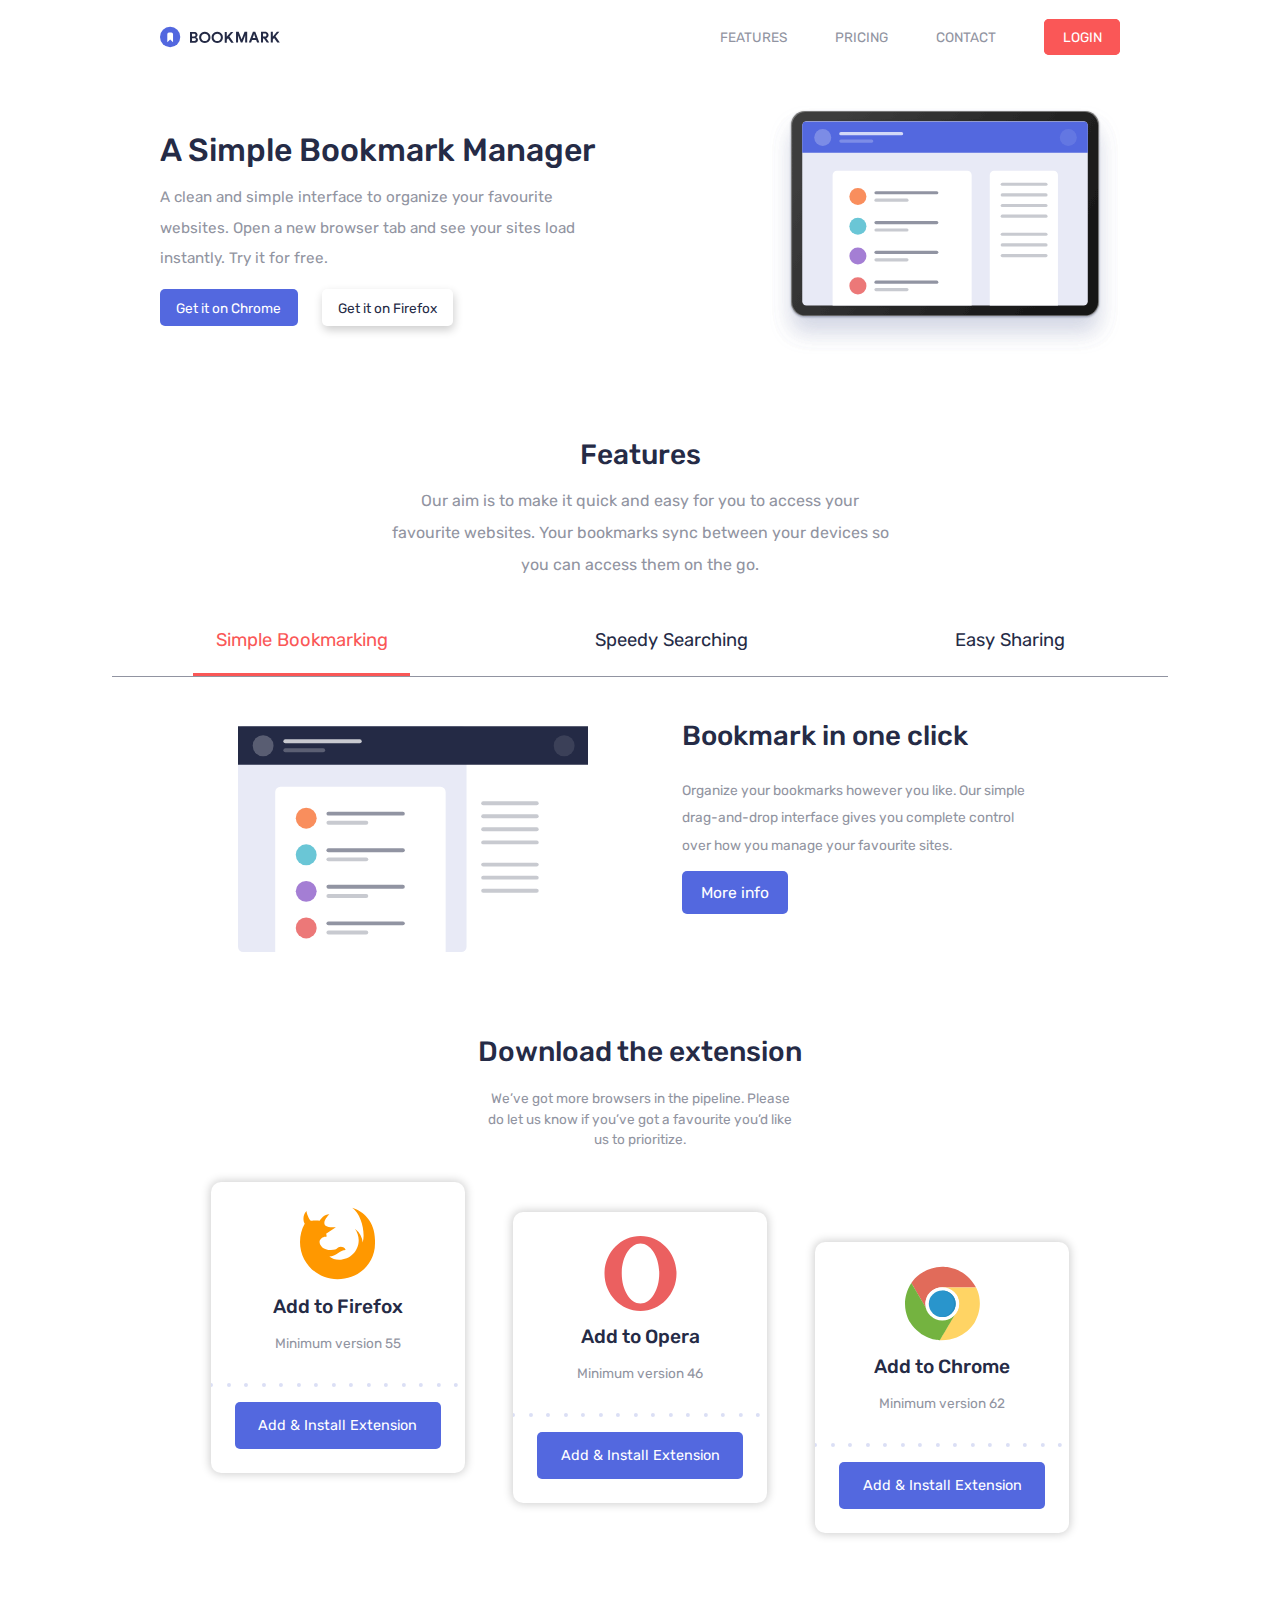
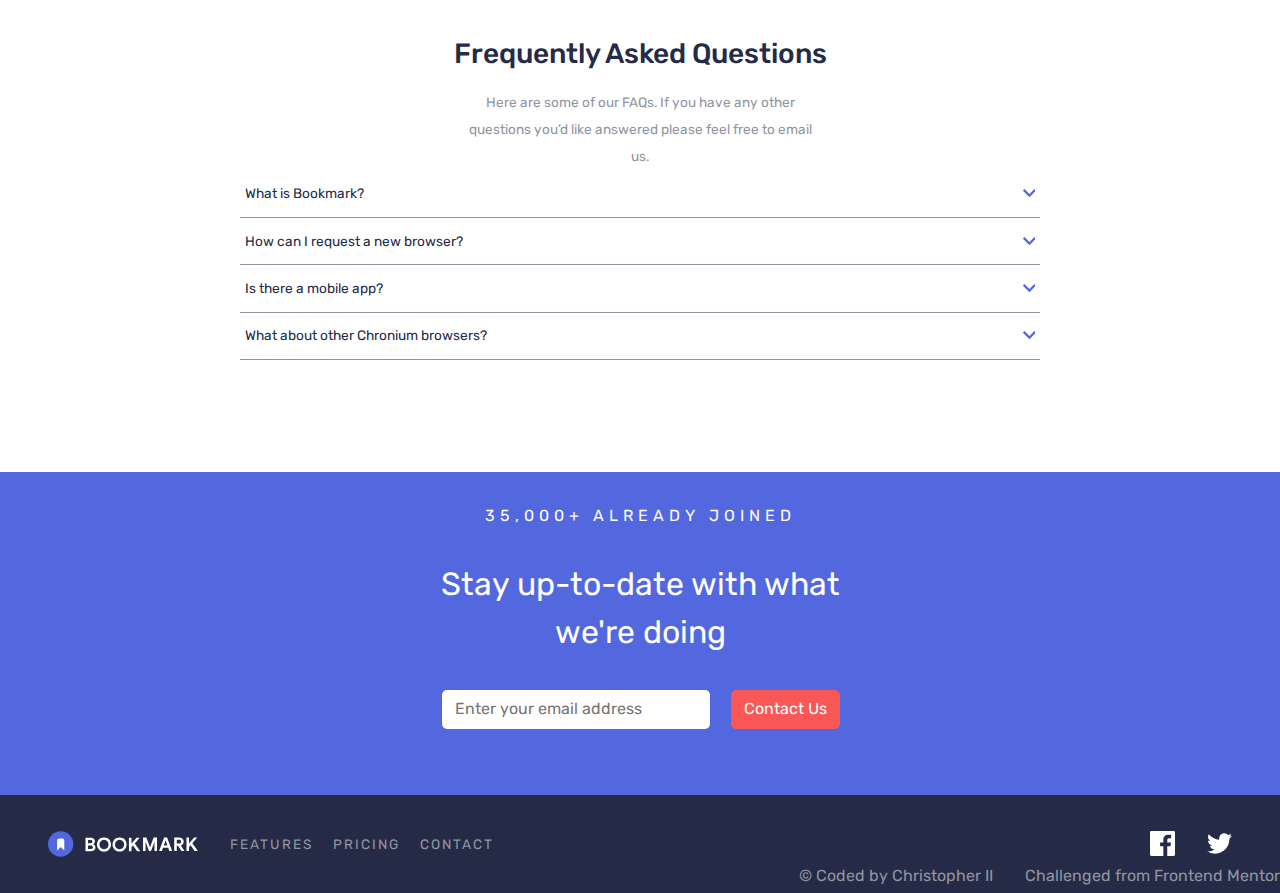
<file: index.html>
<!DOCTYPE html>
<html lang="en">
<head>
  <meta charset="UTF-8">
  <meta name="viewport" content="width=device-width, initial-scale=1.0"> <!-- displays site properly based on user's device -->

  <link rel="icon" type="image/png" sizes="32x32" href="./images/favicon-32x32.png">
  <link rel="preconnect" href="https://fonts.googleapis.com">
  <link rel="preconnect" href="https://fonts.gstatic.com" crossorigin>
  <link href="https://fonts.googleapis.com/css2?family=Rubik:wght@400;500&display=swap" rel="stylesheet">

  <link rel="stylesheet" href="./index.css">
  
  <title>Frontend Mentor | Bookmark landing page</title>

</head>
<body>
  <header>
    <div class="header-wrapper">
      <a href="#" data-type="home" aria-label="Bookmark Logo">
        <!-- Insert Bookmark logo -->
        <svg class="icon icon-bookmark">
          <use xlink:href="./assets/sprites/icon-bookmark.svg#logo-bookmark"></use>
        </svg>
      </a>

      <nav class="primary-nav">
        <ul class="list list-pages">
          <li>
            <a class="uppercase" href="#" data-type="link">Features</a>
          </li>
          <li>
            <a class="uppercase" href="#" data-type="link">Pricing</a>
          </li>
          <li>
            <a class="uppercase" href="#" data-type="link">Contact</a>
          </li>
          <li>
            <a class="uppercase" href="#" data-type="button">Login</a>
          </li>
        </ul>
        <ul class="list list-social-media">
          <li>
            <a href="#" data-type="social" aria-label="Facebook">
              <!-- Insert svgs -->
              <svg class="icon icon-social-media">
                <use xlink:href="./assets/sprites/icon-social-media.svg#icon-facebook"></use>
              </svg>
            </a>
          </li>
          <li>
            <a href="#" data-type="social" aria-label="twitter">
              <!-- Insert svgs -->
              <svg class="icon icon-social-media">
                <use xlink:href="./assets/sprites/icon-social-media.svg#icon-twitter"></use>
              </svg>
            </a>
          </li>
        </ul>
      </nav>

      <button class="btn-nav">
        <svg class="icon icon-utilities icon-menu">
          <use xlink:href="./assets/sprites/icon-utilities.svg#icon-hamburger"></use>
        </svg>
        <svg class="icon icon-utilities icon-close">
          <use xlink:href="./assets/sprites/icon-utilities.svg#icon-close"></use>
        </svg>
      </button>
    </div>
  </header>

  <main>
    <section class="hero-section | container">
      <div class="hero-content">
        <h1 class="hero-title | color-very-dark-blue">A Simple Bookmark Manager</h1>
        <p class="hero-desc | color-grayish-blue">A clean and simple interface to organize your favourite websites. Open a new 
          browser tab and see your sites load instantly. Try it for free.
        </p>
        <div class="hero-actions">
          <a href="#" data-type="button" data-color="primary">Get it on Chrome</a>
          <a href="#" data-type="button" data-color="neutral">Get it on Firefox</a>
        </div>
      </div>

      <div class="hero-illustration">
        <img src="./images/illustration-hero.svg" alt="Illustration">
      </div>
    </section>

    <section class="feature-section">
      <div class="feature-content">
        <h2 class="feature-title | color-very-dark-blue">Features</h2>
        <p class="feature-desc | color-grayish-blue"> Our aim is to make it quick and easy for you to access your favourite websites. 
          Your bookmarks sync between your devices so you can access them on the go.
        </p>
      </div>

      <div class="feature-tabs">
        <div class="tabs-container">
          <div class="tabs-label">
            <button class="active-tab" aria-label="Simple Bookmarking" data-type="tab-button">
              <span class="tab-label">Simple Bookmarking</span>
            </button>
            <button class="" aria-label="Speedy Searching" data-type="tab-button">
              <span class="tab-label">Speedy Searching</span>
            </button>
            <button class="" aria-label="Easy Sharing" data-type="tab-button">
              <span class="tab-label">Easy Sharing</span>
            </button>
          </div>
          <div class="tabs-content">
            <div class="tabs-content-wrapper active-tab" data-tab-index="1">
              <div class="features-logo">
                <svg class="icon icon-features">
                  <use xlink:href="./assets/sprites/icon-features.svg#illustration-features-tab-1"></use>
                </svg>
              </div>
              <div class="feature-content">
                <span class="feature-title | color-very-dark-blue">Bookmark in one click</span>
                <span class="feature-desc | color-grayish-blue">Organize your bookmarks however you like. Our simple drag-and-drop interface 
                  gives you complete control over how you manage your favourite sites.
                </span>
               <a href="#" class="feature-link" data-type="button" data-color="primary">More info</a>
              </div>
            </div>
      
            <div class="tabs-content-wrapper" data-tab-index="1">
              <div class="features-logo">
                <svg class="icon icon-features">
                  <use xlink:href="./assets/sprites/icon-features.svg#illustration-features-tab-2"></use>
                </svg>
              </div>
              <div class="feature-content">
                <span class="feature-title | color-very-dark-blue">Intelligent Search</span>
                <span class="feature-desc | color-grayish-blue">Our powerful search feature will help you find saved sites in no time at all. 
                  No need to trawl through all of your bookmarks.
                </span>
               <a href="#" class="feature-link" data-type="button" data-color="primary">More info</a>
              </div>
            </div>
      
            <div class="tabs-content-wrapper" data-tab-index="1">
              <div class="features-logo">
                <svg class="icon icon-features">
                  <use xlink:href="./assets/sprites/icon-features.svg#illustration-features-tab-3"></use>
                </svg>
              </div>
              <div class="feature-content">
                <span class="feature-title | color-very-dark-blue">Share your bookmarks</span>
                <span class="feature-desc | color-grayish-blue">Easily share your bookmarks and collections with others. Create a shareable 
                  link that you can send at the click of a button.
                </span>
               <a href="#" class="feature-link" data-type="button" data-color="primary">More info</a>
              </div>
            </div>
          </div>
        </div>
      </div>
    </section>

    <section class="extension-section">
      <div class="extension-heading-content">
        <h2 class="extension-heading-title | color-very-dark-blue">Download the extension</h2>
        <p class="extension-heading-desc | color-grayish-blue">
          We’ve got more browsers in the pipeline. Please do let us know if you’ve 
          got a favourite you’d like us to prioritize.
        </p>
      </div>

      <div class="extension-cards">
        <div class="extension-card">
          <div class="extension-wrapper">
            <div class="extension-content">
              <svg class="icon icon-browsers">
                <use xlink:href="./assets/sprites/icon-browsers.svg#logo-firefox"></use>
              </svg>
              <span class="extension-title | fw-500 color-very-dark-blue">Add to Firefox</span>
              <span class="extension-desc | color-grayish-blue">Minimum version 55</span>
            </div>
            <div class="extension-action">
              <button class="extension-btn">Add & Install Extension</button>
            </div>
          </div>
        </div>
        
        <div class="extension-card">
          <div class="extension-wrapper">
            <div class="extension-content">
              <svg class="icon icon-browsers">
                <use xlink:href="./assets/sprites/icon-browsers.svg#logo-opera"></use>
              </svg>
              <span class="extension-title | fw-500 color-very-dark-blue">Add to Opera</span>
              <span class="extension-desc | color-grayish-blue">Minimum version 46</span>
            </div>
            <div class="extension-action">
              <button class="extension-btn">Add & Install Extension</button>
            </div>
          </div>
        </div>
        
        <div class="extension-card">
          <div class="extension-wrapper">
            <div class="extension-content">
              <svg class="icon icon-browsers">
                <use xlink:href="./assets/sprites/icon-browsers.svg#logo-chrome"></use>
              </svg>
              <span class="extension-title | fw-500 color-very-dark-blue">Add to Chrome</span>
              <span class="extension-desc | color-grayish-blue">Minimum version 62</span>
            </div>
            <div class="extension-action">
              <button class="extension-btn">Add & Install Extension</button>
            </div>
          </div>
        </div>
      </div>
    </section>

    <section class="faq-section">
      <div class="faq-content">
        <h2 class="faq-title | color-very-dark-blue">Frequently Asked Questions</h2>
        <p class="faq-desc | color-grayish-blue">
          Here are some of our FAQs. If you have any other questions you’d like 
          answered please feel free to email us.
        </p>
      </div>

      <div class="faq-container">
        <div class="dropdown-container">
          <button data-type="dropdown" aria-label="What is Bookmark?">
            <span class="dropdown-text | color-very-dark-blue">What is Bookmark?</span>
            <svg class="icon icon-utilities">
              <use xlink:href="./assets/sprites/icon-utilities.svg#icon-arrow"></use>
            </svg>
          </button>
      
          <div class="dropdown-content">
            <p class="| color-grayish-blue">
              Lorem ipsum dolor sit amet, consectetur adipiscing elit. Fusce tincidunt 
              justo eget ultricies fringilla. Phasellus blandit ipsum quis quam ornare mattis.
            </p>
          </div>
        </div>
      
        <div class="dropdown-container">
          <button data-type="dropdown" aria-label="How can I request a new browser?">
            <span class="dropdown-text | color-very-dark-blue">How can I request a new browser?</span>
            <svg class="icon icon-utilities">
              <use xlink:href="./assets/sprites/icon-utilities.svg#icon-arrow"></use>
            </svg>
          </button>
        
          <div class="dropdown-content">
            <p class="content | color-grayish-blue">
              Vivamus luctus eros aliquet convallis ultricies. Mauris augue massa, ultricies non ligula. 
              Suspendisse imperdiet. Vivamus luctus eros aliquet convallis ultricies. Mauris augue massa, 
              ultricies non ligula. Suspendisse imperdie tVivamus luctus eros aliquet convallis ultricies. 
              Mauris augue massa, ultricies non ligula. Suspendisse imperdiet.
            </p>
          </div>
        </div>
      
        <div class="dropdown-container">
          <button data-type="dropdown" aria-label="Is there a mobile app?">
            <span class="dropdown-text | color-very-dark-blue">Is there a mobile app?</span>
            <svg class="icon icon-utilities">
              <use xlink:href="./assets/sprites/icon-utilities.svg#icon-arrow"></use>
            </svg>
          </button>
        
          <div class="dropdown-content">
            <p class="content | color-grayish-blue">
              Sed consectetur quam id neque fermentum accumsan. Praesent luctus vestibulum dolor, ut condimentum 
              urna vulputate eget. Cras in ligula quis est pharetra mattis sit amet pharetra purus. Sed 
              sollicitudin ex et ultricies bibendum.
            </p>
          </div>
        </div>
        
        <div class="dropdown-container">
          <button data-type="dropdown" aria-label="What about other Chronium browsers?">
            <span class="dropdown-text | color-very-dark-blue">What about other Chronium browsers?</span>
            <svg class="icon icon-utilities">
              <use xlink:href="./assets/sprites/icon-utilities.svg#icon-arrow"></use>
            </svg>
          </button>
        
          <div class="dropdown-content">
            <p class="content | color-grayish-blue">
              Integer condimentum ipsum id imperdiet finibus. Vivamus in placerat mi, at euismod dui. Aliquam 
              vitae neque eget nisl gravida pellentesque non ut velit.
            </p>
          </div>
        </div>
      </div>
    </section>
  </main>

  <footer>
    <div class="footer-wrapper">
      <div class="callout | bg-soft-blue">
        <div class="callout-wrapper | container">
          <span class="callout-heading | uppercase">35,000+ already joined</span>
          <span class="callout-sub-heading">Stay up-to-date with what we're doing</span>
    
          <form action="POST" novalidate class="callout-form" id="callout-form">
            <div class="form-field">
              <label for="email" aria-label="Email">
                <input type="email" placeholder="Enter your email address" name="email" id="email">
                <svg class="icon icon-utilities">
                  <use xlink:href="./assets/sprites/icon-utilities.svg#icon-error"></use>
                </svg>
              </label>
              <span class="form-field-error-message">Whoops, make sure it's an email</span>
            </div>
            <button type="submit" class="btn-callout">Contact Us</button>
          </form>
        </div>
      </div>
      <div class="footer-nav-wrapper | bg-very-dark-blue">
        <nav class="footer-nav">
          <a class="footer-home" href="#" data-type="home" data-color="white" aria-label="Bookmark Logo">
            <!-- Insert Bookmark logo -->
            <svg class="icon icon-bookmark">
              <use xlink:href="./assets/sprites/icon-bookmark.svg#logo-bookmark"></use>
            </svg>
          </a>
          <ul class="list list-pages">
            <li>
              <a class="uppercase" href="#" data-type="link">Features</a>
            </li>
            <li>
              <a class="uppercase" href="#" data-type="link">Pricing</a>
            </li>
            <li>
              <a class="uppercase" href="#" data-type="link">Contact</a>
            </li>
          </ul>
          <ul class="list list-social-media">
            <li>
              <a href="#" data-type="social" aria-label="Facebook">
                <!-- Insert svgs -->
                <svg class="icon icon-social-media">
                  <use xlink:href="./assets/sprites/icon-social-media.svg#icon-facebook"></use>
                </svg>
              </a>
            </li>
            <li>
              <a href="#" data-type="social" aria-label="twitter">
                <!-- Insert svgs -->
                <svg class="icon icon-social-media">
                  <use xlink:href="./assets/sprites/icon-social-media.svg#icon-twitter"></use>
                </svg>
              </a>
            </li>
          </ul>
        </nav>
      </div>
    </div>
    <div class="attribution">
      <a href="https://www.instagram.com/devchristopherii" target="_blank" class="color-grayish-blue">&copy; Coded by Christopher II</a>
      <a href="https://www.frontendmentor.io" target="_blank" class="color-grayish-blue">Challenged from Frontend Mentor</a>
    </div>
  </footer>
  <script src="./index.js"></script>
</body>
</html>
</file>
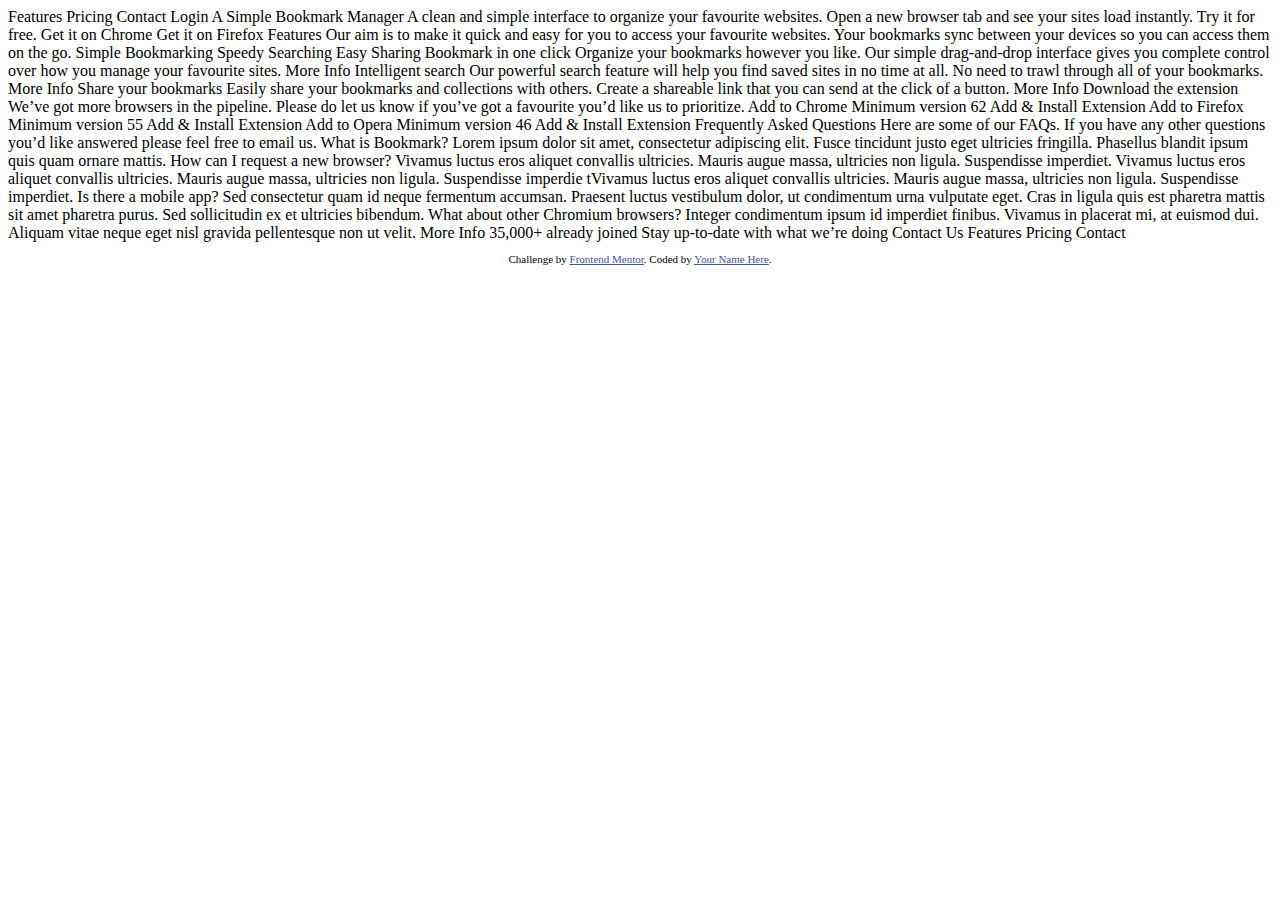
<file: _init.html>
<!DOCTYPE html>
<html lang="en">
<head>
  <meta charset="UTF-8">
  <meta name="viewport" content="width=device-width, initial-scale=1.0"> <!-- displays site properly based on user's device -->

  <link rel="icon" type="image/png" sizes="32x32" href="./images/favicon-32x32.png">
  
  <title>Frontend Mentor | Bookmark landing page</title>

  <!-- Feel free to remove these styles or customise in your own stylesheet 👍 -->
  <style>
    .attribution { font-size: 11px; text-align: center; }
    .attribution a { color: hsl(228, 45%, 44%); }
  </style>
</head>
<body>

  Features
  Pricing
  Contact
  Login

  A Simple Bookmark Manager

  A clean and simple interface to organize your favourite websites. Open a new 
  browser tab and see your sites load instantly. Try it for free.

  Get it on Chrome
  Get it on Firefox

  Features

  Our aim is to make it quick and easy for you to access your favourite websites. 
  Your bookmarks sync between your devices so you can access them on the go.

  Simple Bookmarking
  Speedy Searching
  Easy Sharing

  Bookmark in one click

  Organize your bookmarks however you like. Our simple drag-and-drop interface 
  gives you complete control over how you manage your favourite sites.

  More Info

  Intelligent search

  Our powerful search feature will help you find saved sites in no time at all. 
  No need to trawl through all of your bookmarks.

  More Info

  Share your bookmarks

  Easily share your bookmarks and collections with others. Create a shareable 
  link that you can send at the click of a button.

  More Info

  Download the extension

  We’ve got more browsers in the pipeline. Please do let us know if you’ve 
  got a favourite you’d like us to prioritize.

  Add to Chrome
  Minimum version 62
  Add & Install Extension

  Add to Firefox
  Minimum version 55
  Add & Install Extension

  Add to Opera
  Minimum version 46
  Add & Install Extension

  Frequently Asked Questions
  
  Here are some of our FAQs. If you have any other questions you’d like 
  answered please feel free to email us.

  <!-- Question 1 -->
  What is Bookmark?

  <!-- Answer 1 -->
  Lorem ipsum dolor sit amet, consectetur adipiscing elit. Fusce tincidunt 
  justo eget ultricies fringilla. Phasellus blandit ipsum quis quam ornare mattis.

  <!-- Question 2 -->
  How can I request a new browser?

  <!-- Answer 2 -->
  Vivamus luctus eros aliquet convallis ultricies. Mauris augue massa, ultricies non ligula. 
  Suspendisse imperdiet. Vivamus luctus eros aliquet convallis ultricies. Mauris augue massa, 
  ultricies non ligula. Suspendisse imperdie tVivamus luctus eros aliquet convallis ultricies. 
  Mauris augue massa, ultricies non ligula. Suspendisse imperdiet.

  <!-- Question 3 -->
  Is there a mobile app?

  <!-- Answer 3 -->
  Sed consectetur quam id neque fermentum accumsan. Praesent luctus vestibulum dolor, ut condimentum 
  urna vulputate eget. Cras in ligula quis est pharetra mattis sit amet pharetra purus. Sed 
  sollicitudin ex et ultricies bibendum.

  <!-- Question 4 -->
  What about other Chromium browsers?

  <!-- Answer 4 -->
  Integer condimentum ipsum id imperdiet finibus. Vivamus in placerat mi, at euismod dui. Aliquam 
  vitae neque eget nisl gravida pellentesque non ut velit.

  More Info

  35,000+ already joined

  Stay up-to-date with what we’re doing

  Contact Us

  Features
  Pricing
  Contact
  
  <footer>
    <p class="attribution">
      Challenge by <a href="https://www.frontendmentor.io?ref=challenge" target="_blank">Frontend Mentor</a>. 
      Coded by <a href="#">Your Name Here</a>.
    </p>
  </footer>
</body>
</html>
</file>
<file: index.css>
*, *::before, *::after {
  margin: 0;
  padding: 0;
  box-sizing: inherit;
  font: inherit;
  font-family: "Rubik", sans-serif, system-ui, -apple-system, BlinkMacSystemFont, "Segoe UI", Roboto, Oxygen, Ubuntu, Cantarell, "Open Sans", "Helvetica Neue", sans-serif;
}

img {
  display: block;
  width: 100%;
}

body {
  line-height: 1.5;
}

ul, ol {
  list-style: none;
}

.bg-soft-blue {
  background-color: #5368df;
}

.bg-soft-red {
  background-color: #fa5757;
}

.bg-grayish-blue {
  background-color: #9194a1;
}

.bg-very-dark-blue {
  background-color: #252b46;
}

.color-soft-blue {
  color: #5368df;
}

.color-soft-red {
  color: #fa5757;
}

.color-grayish-blue {
  color: #9194a1;
}

.color-very-dark-blue {
  color: #252b46;
}

.uppercase {
  text-transform: uppercase;
}

.lowercase {
  text-transform: lowercase;
}

.capitalize {
  text-transform: capitalize;
}

.grid {
  display: grid;
}

.flex {
  display: flex;
}

.container {
  margin-inline: auto;
  max-width: var(--max-width, 100vw);
}

.icon {
  width: var(--width, 20em);
  height: var(--height, 20em);
}

a[data-type=home] {
  display: block;
  width: 120px;
  height: 50px;
}
a[data-type=home] .icon {
  --width: 100%;
  --height: 100%;
}
a[data-type=home][data-color=white] {
  --color-bookmark-text: #fff;
}

a[data-type=social] {
  display: block;
  width: 25px;
  height: 25px;
}
a[data-type=social] .icon {
  --width: 100%;
  --height: 100%;
}

a[data-type=link] {
  text-decoration: none;
}

a[data-type=button] {
  text-decoration: none;
  padding: 0.6em 1.2em;
  border-radius: 5px;
}
a[data-type=button][data-color=accent] {
  background-color: #fa5757;
  color: #fff;
}
a[data-type=button][data-color=primary] {
  background-color: #5368df;
  color: #fff;
}
a[data-type=button][data-color=neutral] {
  background-color: #fff;
  color: #252b46;
  box-shadow: 1px 4px 10px 0px rgba(0, 0, 0, 0.2);
}

.form-field {
  padding: 2px;
  border-radius: 5px;
  position: relative;
}
.form-field .icon {
  transform: scale(0);
  width: 1em;
  height: 1em;
}
.form-field.form-field-error {
  background-color: #fa5757;
}
.form-field.form-field-error .icon {
  transform: scale(1);
}
.form-field.form-field-error .form-field-error-message {
  transform: scale(1);
}
.form-field .form-field-error-message {
  font-size: 0.45em;
  display: block;
  margin-top: 2px;
  color: #fff;
  font-style: italic;
  position: absolute;
  transform: scale(0);
}

label[for=email] {
  position: relative;
  display: inline-flex;
  align-items: center;
}
label[for=email] .icon {
  position: absolute;
  right: 0.75em;
}

input[type=email] {
  border-radius: 5px;
  border: 1px solid transparent;
  padding: 0.4em 0.75em;
  outline: none;
  width: 100%;
}

.dropdown-container {
  padding: 0.85em 0.3em;
  border-bottom: 0.5px solid #9194a1;
}
.dropdown-container:not(.dropdown-expanded) .dropdown-content {
  max-height: 0;
  overflow: hidden;
}
.dropdown-container.dropdown-expanded .dropdown-content {
  max-height: 100vh;
  margin-top: 1.5em;
}
.dropdown-container.dropdown-expanded .icon {
  transform: rotate(180deg);
  --color-icon-arrow: $soft-red;
}

button[data-type=dropdown] {
  background-color: transparent;
  border: none;
  outline: none;
  display: flex;
  align-items: center;
  justify-content: space-between;
  width: 100%;
}
button[data-type=dropdown] .dropdown-text {
  font-size: 0.9em;
}
button[data-type=dropdown] .icon {
  width: 0.85em;
  height: 0.85em;
  transition: transform 0.35s;
}

.dropdown-content {
  transition: max-height 0.35s;
  line-height: 2;
  font-size: 0.95em;
}

.tabs-label {
  display: flex;
  justify-content: center;
  flex-direction: column;
}

button[data-type=tab-button] {
  background-color: transparent;
  border: none;
  outline: none;
  color: #252b46;
  border-bottom: 0.5px solid #9194a1;
  transition: color 0.35s;
  cursor: pointer;
}
button[data-type=tab-button]:hover, button[data-type=tab-button]:focus-within {
  color: #fa5757;
}
button[data-type=tab-button] .tab-label {
  position: relative;
  padding: 1.2em;
  display: inline-block;
}
button[data-type=tab-button] .tab-label::before {
  content: "";
  background-color: #fa5757;
  height: 3px;
  position: absolute;
  margin-inline: auto;
  display: block;
  bottom: 0;
  left: 0;
  right: 0;
  max-width: 0;
  transition: max-width 0.35s;
}
button[data-type=tab-button].active-tab {
  color: #fa5757;
}
button[data-type=tab-button].active-tab .tab-label::before {
  max-width: 75%;
}

@media screen and (min-width: 50em) {
  .tabs-label {
    display: flex;
    flex-direction: row;
    justify-content: space-around;
    border-bottom: 0.5px solid #9194a1;
  }

  button[data-type=tab-button] {
    border-bottom: none;
  }
  button[data-type=tab-button].active-tab .tab-label::before {
    max-width: 100%;
  }
}
.tabs-content-wrapper {
  display: flex;
  flex-direction: column;
  align-items: center;
  gap: 3em;
}
.tabs-content-wrapper .features-logo {
  max-width: 300px;
  height: 200px;
}
.tabs-content-wrapper .features-logo .icon {
  width: 100%;
  height: 100%;
}
.tabs-content-wrapper .feature-content {
  display: flex;
  flex-direction: column;
  align-items: center;
  gap: 0.5rem;
  text-align: center;
}
.tabs-content-wrapper .feature-content .feature-title {
  font-weight: 500;
  font-size: 1.5em;
}
.tabs-content-wrapper .feature-content .feature-desc {
  font-size: 0.75em;
  line-height: 2;
  max-width: 40ch;
}
.tabs-content-wrapper .feature-content .feature-link {
  display: inline;
  font-size: 0.85em;
}

@media screen and (min-width: 50em) {
  .tabs-content-wrapper {
    flex-direction: row;
    align-items: center;
    justify-content: space-evenly;
    gap: 3em;
    padding: 2em;
  }
  .tabs-content-wrapper .features-logo .icon {
    width: 350px;
    height: 250px;
  }
  .tabs-content-wrapper .feature-content {
    gap: 0.75rem;
    text-align: left;
    align-items: flex-start;
  }
  .tabs-content-wrapper .feature-content .feature-title {
    font-size: 1.5em;
  }
  .tabs-content-wrapper .feature-content .feature-desc {
    font-size: 0.75em;
    max-width: 40ch;
  }
}
.tabs-content {
  position: relative;
  height: fit-content;
}
.tabs-content .tabs-content-wrapper {
  transition: transform 0.35s;
}
.tabs-content .tabs-content-wrapper:not(.active-tab) {
  transform: translateX(-100vmax);
  position: absolute;
  left: -200vh;
  top: 0;
}
.tabs-content .tabs-content-wrapper.active-tab {
  transform: translateX(0);
}

.extension-card {
  background-color: #fff;
  box-shadow: 0 0 10px 1px rgba(0, 0, 0, 0.2);
  padding: 1.5em;
  border-radius: 10px;
  background-image: url("./images/bg-dots.svg");
  background-repeat: repeat-x;
  background-position: 0 70%;
}

.extension-wrapper {
  display: flex;
  flex-direction: column;
  align-items: center;
  gap: 3rem;
}

.extension-content {
  display: flex;
  flex-direction: column;
  align-items: center;
  row-gap: 0.75rem;
}
.extension-content .icon {
  width: 75px;
  height: 75px;
}
.extension-content .extension-title {
  font-size: 1.2rem;
  font-weight: 500;
}
.extension-content .extension-desc {
  font-size: 0.85rem;
}

.extension-action .extension-btn {
  padding: 0.75em 1.5em;
  border-radius: 5px;
  outline: none;
  background-color: #5368df;
  border: 2px solid transparent;
  color: #fff;
  font-size: 0.9rem;
  transition: all 0.35s;
  cursor: pointer;
}
.extension-action .extension-btn:hover, .extension-action .extension-btn:focus-within {
  background-color: #fff;
  color: #5368df;
  border-color: #5368df;
}

.callout-wrapper {
  padding: 2rem;
  padding-bottom: 4rem;
  display: flex;
  flex-direction: column;
  gap: 2rem;
  --max-width: 25em;
  text-align: center;
}

.callout-heading {
  letter-spacing: 5px;
  color: #fff;
}

.callout-sub-heading {
  font-size: 2rem;
  max-width: 20ch;
  margin-inline: auto;
  color: #fff;
}

.callout-form {
  display: flex;
  flex-direction: column;
  align-items: stretch;
  gap: 1rem;
  text-align: left;
}
.callout-form .form-field {
  flex-grow: 1;
}
.callout-form .form-field label {
  width: 100%;
}
.callout-form .form-field .form-field-error-message {
  color: #fff;
}
.callout-form button[type=submit] {
  padding: 0.4em 0.75em;
  border-radius: 5px;
  border: 1px solid #fa5757;
  color: #fff;
  background-color: #fa5757;
  transition: all 0.35s;
  cursor: pointer;
}
.callout-form button[type=submit]:hover, .callout-form button[type=submit]:focus-within {
  color: #fa5757;
  background-color: #fff;
}

@media screen and (min-width: 50em) {
  .callout-form {
    flex-direction: row;
    align-items: center;
    gap: 1.2rem;
  }
}
footer {
  position: relative;
}

.attribution {
  position: absolute;
  right: 0;
  bottom: 5px;
  display: flex;
  gap: 2rem;
}
.attribution a {
  text-decoration: none;
  transition: all 0.35s;
}
.attribution a:hover, .attribution a:focus-within {
  color: #fa5757;
}

.footer-nav {
  padding: 1.5em 2.5em;
  display: flex;
  flex-direction: column;
  justify-content: center;
  align-items: center;
  gap: 1rem;
  max-width: 80em;
  margin-inline: auto;
}

.footer-home {
  width: 150px !important;
}
.footer-home .icon {
  width: 100%;
  height: 100%;
}

footer .list {
  text-align: center;
}
footer .list li > a {
  color: #9194a1;
}

footer .list-pages li {
  margin-bottom: 1.25em;
}
footer .list-pages li a {
  letter-spacing: 2px;
  transition: color 0.35s;
}
footer .list-pages li a:hover, footer .list-pages li a:focus-within {
  color: #fa5757;
}

footer .list-social-media {
  display: flex;
  align-items: center;
  gap: 2rem;
}
footer .list-social-media li a {
  transition: fill 0.35s;
}
footer .list-social-media li a:hover, footer .list-social-media li a:focus-within {
  --color-icon-media: $soft-red;
  fill: #fa5757;
}

@media screen and (min-width: 50em) {
  .footer-nav {
    padding: 1.5em 3em;
  }

  .footer-nav {
    flex-direction: row;
    gap: 2em;
  }

  footer .list-pages {
    display: flex;
    gap: 1.25em;
  }
  footer .list-pages li {
    margin-bottom: 0;
  }

  .list-social-media {
    margin-left: auto;
  }
}
.header-wrapper {
  display: flex;
  justify-content: space-between;
  align-items: center;
  padding: 0.75em;
  position: relative;
}
.header-wrapper[data-expanded] a[data-type=home] {
  fill: #fff;
  --color-icon-circle: #fff;
  --color-bookmark-text: #fff;
  --color-icon-flag: $very-dark-blue;
}
.header-wrapper[data-expanded] .primary-nav {
  height: 100%;
  width: 100%;
  top: 73px;
  left: 0;
  transform: scale(1);
}

.list-pages a {
  color: #9194a1;
}
.list-pages a[data-type=button] {
  border: 2px solid #fff;
}

@media screen and (max-width: 50em) {
  header:has(.header-wrapper[data-expanded]) {
    height: 100vh;
    overflow-y: hidden;
    background-color: #252b46;
  }

  .primary-nav {
    display: flex;
    flex-direction: column;
    justify-content: space-between;
    position: absolute;
    transform: scale(0);
    align-items: center;
    gap: 3rem;
    margin-top: 3rem;
  }
  .primary-nav .list-pages {
    display: flex;
    flex-direction: column;
    text-align: center;
  }
  .primary-nav .list-pages li {
    padding: 1.5em;
    border-top: 1px solid #9194a1;
  }
  .primary-nav .list-pages a {
    letter-spacing: 3px;
    font-size: 1.2rem;
  }
  .primary-nav .list-social-media {
    display: flex;
    gap: 2rem;
  }

  .btn-nav {
    background-color: transparent;
    width: 25px;
    height: 25px;
    border: none;
    position: relative;
  }
  .btn-nav .icon {
    width: 100%;
    height: 100%;
    --color-icon: $very-dark-blue;
    position: absolute;
    left: 0;
    top: 0;
    transition: transform 0.35s;
  }
  .btn-nav .icon-close {
    transform: scale(0);
  }
  .btn-nav[data-expanded] .icon-menu {
    transform: scale(0);
  }
  .btn-nav[data-expanded] .icon-close {
    transform: scale(1);
  }
}
@media screen and (min-width: 50em) {
  .header-wrapper {
    max-width: 60em;
    margin-inline: auto;
  }

  .btn-nav {
    display: none;
  }

  .list-social-media {
    display: none;
  }

  .list-pages {
    display: flex;
    gap: 3rem;
  }
  .list-pages a {
    font-size: 0.85rem;
    transition: all 0.35s;
  }
  .list-pages a:hover {
    color: #fa5757;
  }
  .list-pages a[data-type=button] {
    border: 2px solid #fa5757;
    border-radius: 5px;
    background-color: #fa5757;
    color: #fff;
  }
  .list-pages a[data-type=button]:hover {
    color: #fa5757;
    background-color: #fff;
  }
}
.hero-section {
  display: grid;
  row-gap: 2rem;
}

.hero-illustration {
  grid-row: 1/2;
  position: relative;
}
.hero-illustration img {
  object-fit: contain;
  max-width: 350px;
  margin-inline: auto;
}

.hero-content {
  text-align: center;
  display: flex;
  flex-direction: column;
  gap: 2rem;
}
.hero-content .hero-title {
  font-size: 2rem;
  font-weight: 500;
}
.hero-content .hero-desc {
  font-size: 0.95rem;
  line-height: 2;
}
.hero-content .hero-actions {
  display: flex;
  align-items: center;
  justify-content: center;
  gap: 1.5rem;
  font-size: 0.85rem;
}

@media screen and (min-width: 50em) {
  .hero-section {
    grid-template-columns: repeat(2, 1fr);
    column-gap: 2rem;
    align-items: center;
    --max-width: 60em;
  }

  .hero-illustration {
    grid-column: 2/3;
  }
  .hero-illustration img {
    margin-inline: initial;
    margin-left: auto;
  }

  .hero-content {
    text-align: left;
    gap: 1rem;
  }
  .hero-content .hero-title {
    line-height: 1;
  }
  .hero-content .hero-desc {
    font-size: 0.95rem;
  }
  .hero-content .hero-actions {
    justify-content: flex-start;
    gap: 1.5rem;
  }
}
.feature-section {
  display: grid;
  row-gap: 1.5rem;
}

.feature-content {
  text-align: center;
}
.feature-content .feature-title {
  font-size: 1.75rem;
  font-weight: 500;
  margin-bottom: 0.3em;
}
.feature-content .feature-desc {
  line-height: 2;
  margin-inline: auto;
  max-width: 50ch;
}

.feature-tabs {
  font-size: 1.15rem;
}

.extension-section {
  display: grid;
  row-gap: 2rem;
}

.extension-heading-content {
  text-align: center;
}
.extension-heading-content .extension-heading-title {
  font-size: 1.75rem;
  margin-bottom: 0.55em;
  font-weight: 500;
}
.extension-heading-content .extension-heading-desc {
  max-width: 35ch;
  margin-inline: auto;
  font-size: 0.85rem;
  line-height: 1.5;
}

.extension-cards {
  display: grid;
  align-items: center;
  row-gap: 2rem;
  max-width: 60em;
  margin-inline: auto;
}

@media screen and (min-width: 50em) {
  .extension-cards {
    display: grid;
    grid-template-columns: repeat(3, 1fr);
    column-gap: 3rem;
  }
  .extension-cards .extension-card:nth-of-type(2) {
    transform: translateY(30px);
  }
  .extension-cards .extension-card:nth-of-type(3) {
    transform: translateY(60px);
  }
}
.faq-section {
  max-width: 50em;
  margin-inline: auto;
  margin-top: 10rem;
}

.faq-content {
  text-align: center;
}
.faq-content .faq-title {
  font-size: 1.75rem;
  font-weight: 500;
  margin-bottom: 0.5em;
}
.faq-content .faq-desc {
  font-size: 0.85rem;
  max-width: 40ch;
  margin-inline: auto;
  line-height: 2;
}

.faq-container {
  font-size: 0.95rem;
}

main {
  padding: 2rem 3rem;
}
main > section {
  margin-bottom: 5rem;
}

@media screen and (min-width: 50em) {
  main {
    padding: 2rem 7rem;
  }
}

/*# sourceMappingURL=index.css.map */
</file>
